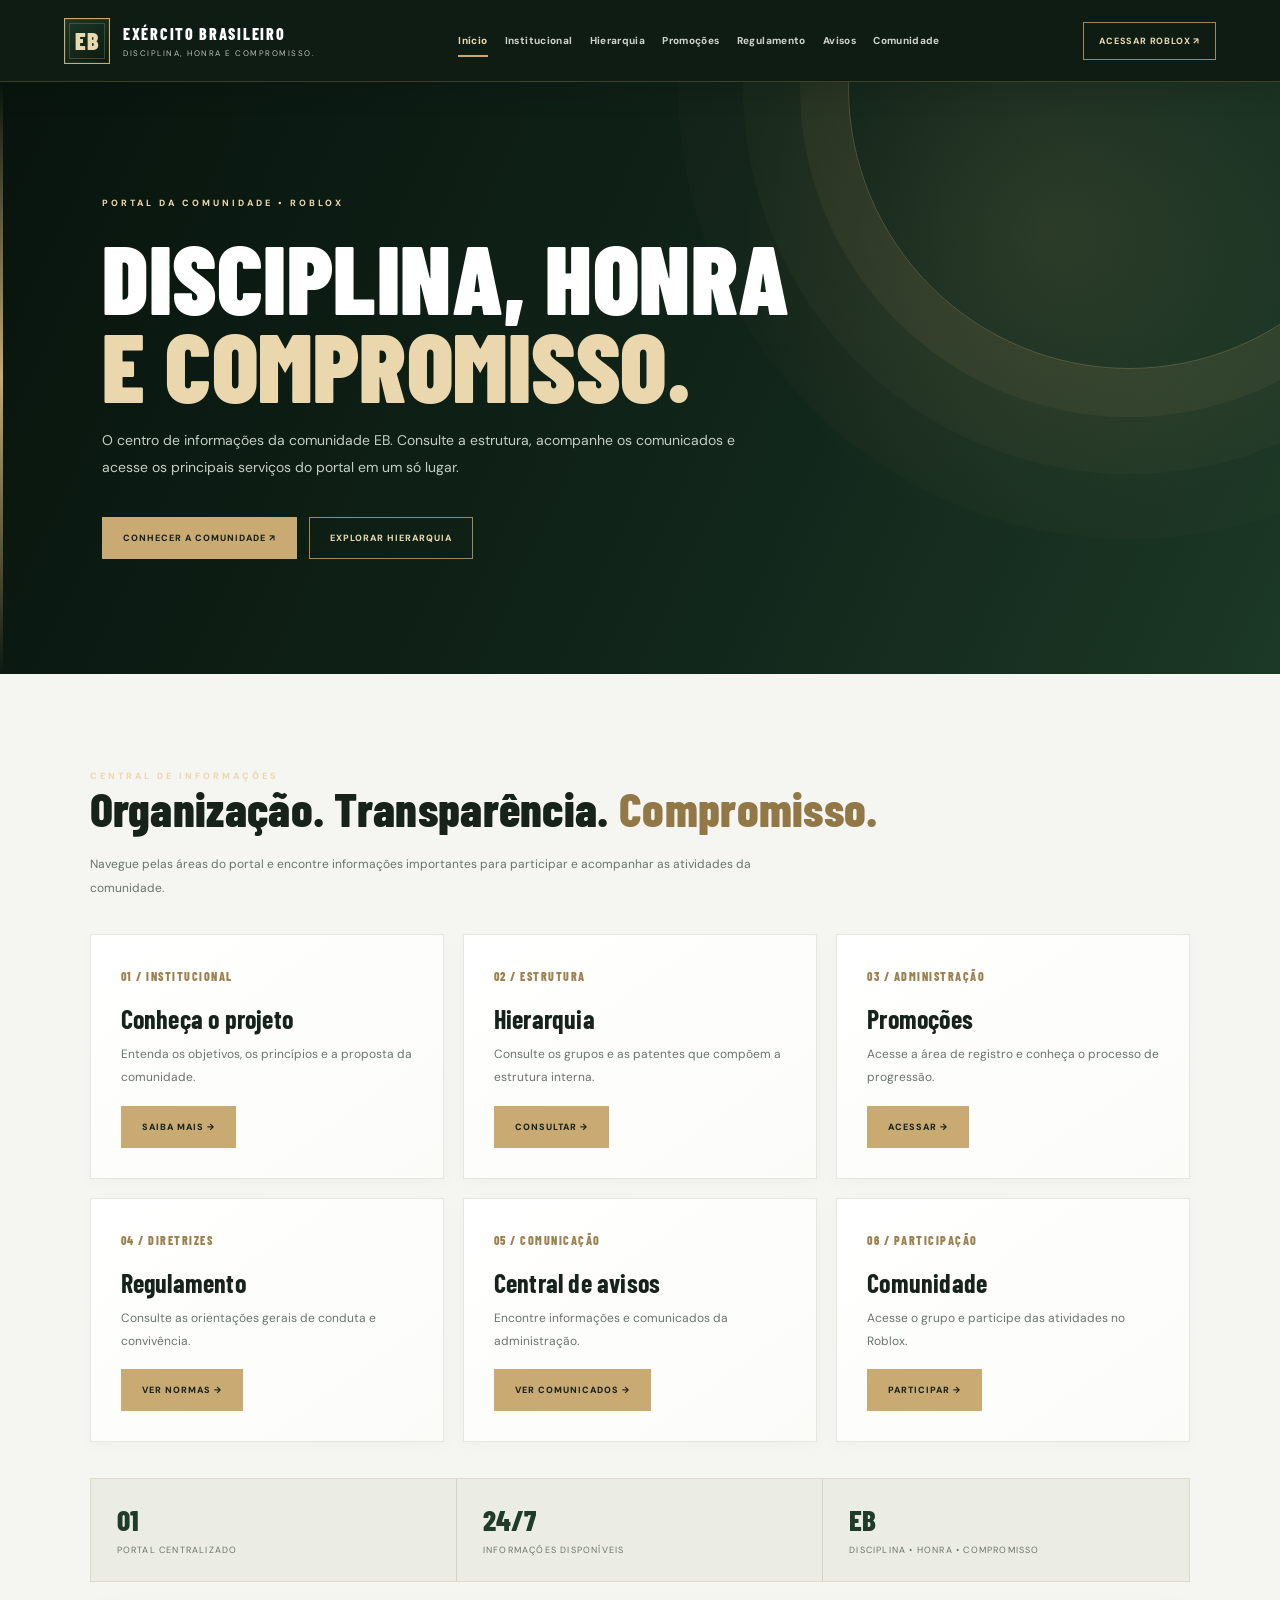
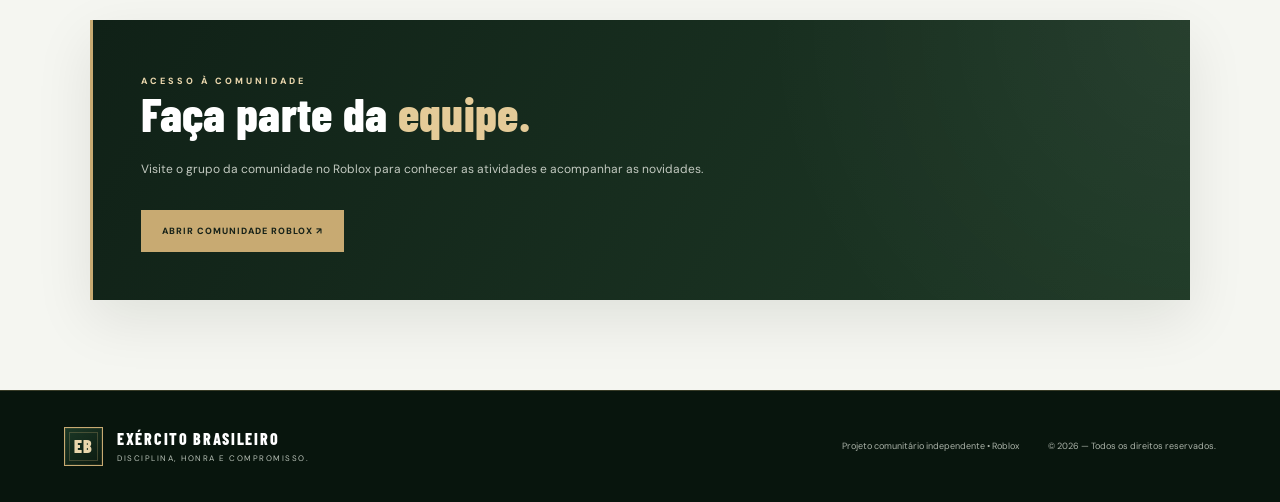
<file: portal_eb_refinado67/index.html>
<!DOCTYPE html><html lang="pt-BR"><head><meta charset="UTF-8"><meta name="viewport" content="width=device-width, initial-scale=1.0"><meta name="color-scheme" content="light"><meta name="author" content="Portal EB — Projeto comunitário independente"><link rel="icon" type="image/svg+xml" href="favicon.svg"><meta name="theme-color" content="#0b1710"><meta name="description" content="Portal independente da comunidade EB no Roblox. Consulte informações, hierarquia, promoções e comunicados."><title>PORTAL EB | Início</title><link rel="stylesheet" href="style.css"></head><body>
<a class="skip-link" href="#conteudo">Pular para o conteúdo</a>
<header class="topbar"><a class="brand" href="index.html"><div class="brand-mark">EB</div><div><strong>EXÉRCITO BRASILEIRO</strong><small>DISCIPLINA, HONRA E COMPROMISSO.</small></div></a><button class="menu-toggle" id="menuToggle" aria-label="Abrir menu" aria-expanded="false">☰</button><nav id="mainNav" aria-label="Navegação principal"><a href="index.html" class="active">Início</a><a href="institucional.html">Institucional</a><a href="hierarquia.html">Hierarquia</a><a href="promocoes.html">Promoções</a><a href="regulamento.html">Regulamento</a><a href="avisos.html">Avisos</a><a href="contato.html">Comunidade</a></nav><a class="nav-button" href="https://www.roblox.com/share/g/87904266" target="_blank" rel="noopener">ACESSAR ROBLOX ↗</a></header>
<main id="conteudo"><section class="page-hero"><span class="eyebrow">PORTAL DA COMUNIDADE • ROBLOX</span><h1>DISCIPLINA, HONRA<br><em>E COMPROMISSO.</em></h1><p>O centro de informações da comunidade EB. Consulte a estrutura, acompanhe os comunicados e acesse os principais serviços do portal em um só lugar.</p><div><a class="button" href="https://www.roblox.com/share/g/87904266" target="_blank" rel="noopener">Conhecer a comunidade ↗</a><a class="button secondary" href="hierarquia.html">Explorar hierarquia</a></div></section>
<section class="content"><span class="section-label">CENTRAL DE INFORMAÇÕES</span><h2>Organização. Transparência. <em>Compromisso.</em></h2><p class="section-intro">Navegue pelas áreas do portal e encontre informações importantes para participar e acompanhar as atividades da comunidade.</p><div class="cards">
<article class="card"><span class="number">01 / INSTITUCIONAL</span><h3>Conheça o projeto</h3><p>Entenda os objetivos, os princípios e a proposta da comunidade.</p><a class="button" href="institucional.html">Saiba mais →</a></article>
<article class="card"><span class="number">02 / ESTRUTURA</span><h3>Hierarquia</h3><p>Consulte os grupos e as patentes que compõem a estrutura interna.</p><a class="button" href="hierarquia.html">Consultar →</a></article>
<article class="card"><span class="number">03 / ADMINISTRAÇÃO</span><h3>Promoções</h3><p>Acesse a área de registro e conheça o processo de progressão.</p><a class="button" href="promocoes.html">Acessar →</a></article>
<article class="card"><span class="number">04 / DIRETRIZES</span><h3>Regulamento</h3><p>Consulte as orientações gerais de conduta e convivência.</p><a class="button" href="regulamento.html">Ver normas →</a></article>
<article class="card"><span class="number">05 / COMUNICAÇÃO</span><h3>Central de avisos</h3><p>Encontre informações e comunicados da administração.</p><a class="button" href="avisos.html">Ver comunicados →</a></article>
<article class="card"><span class="number">06 / PARTICIPAÇÃO</span><h3>Comunidade</h3><p>Acesse o grupo e participe das atividades no Roblox.</p><a class="button" href="contato.html">Participar →</a></article></div>
<div class="feature-strip"><div><strong>01</strong><span>Portal centralizado</span></div><div><strong>24/7</strong><span>Informações disponíveis</span></div><div><strong>EB</strong><span>Disciplina • Honra • Compromisso</span></div></div>
<div class="dark-panel" style="margin-top:38px"><span class="section-label">ACESSO À COMUNIDADE</span><h2>Faça parte da <em style="color:#e4cb98">equipe.</em></h2><p>Visite o grupo da comunidade no Roblox para conhecer as atividades e acompanhar as novidades.</p><a class="button" href="https://www.roblox.com/share/g/87904266" target="_blank" rel="noopener">Abrir comunidade Roblox ↗</a></div>
</section></main><footer><div class="brand-mark small">EB</div><div><strong>EXÉRCITO BRASILEIRO</strong><small>DISCIPLINA, HONRA E COMPROMISSO.</small></div><span class="footer-note">Projeto comunitário independente • Roblox</span><span class="copyright">© <span id="year"></span> — Todos os direitos reservados.</span></footer><script src="script.js"></script>


</body></html>
</file>
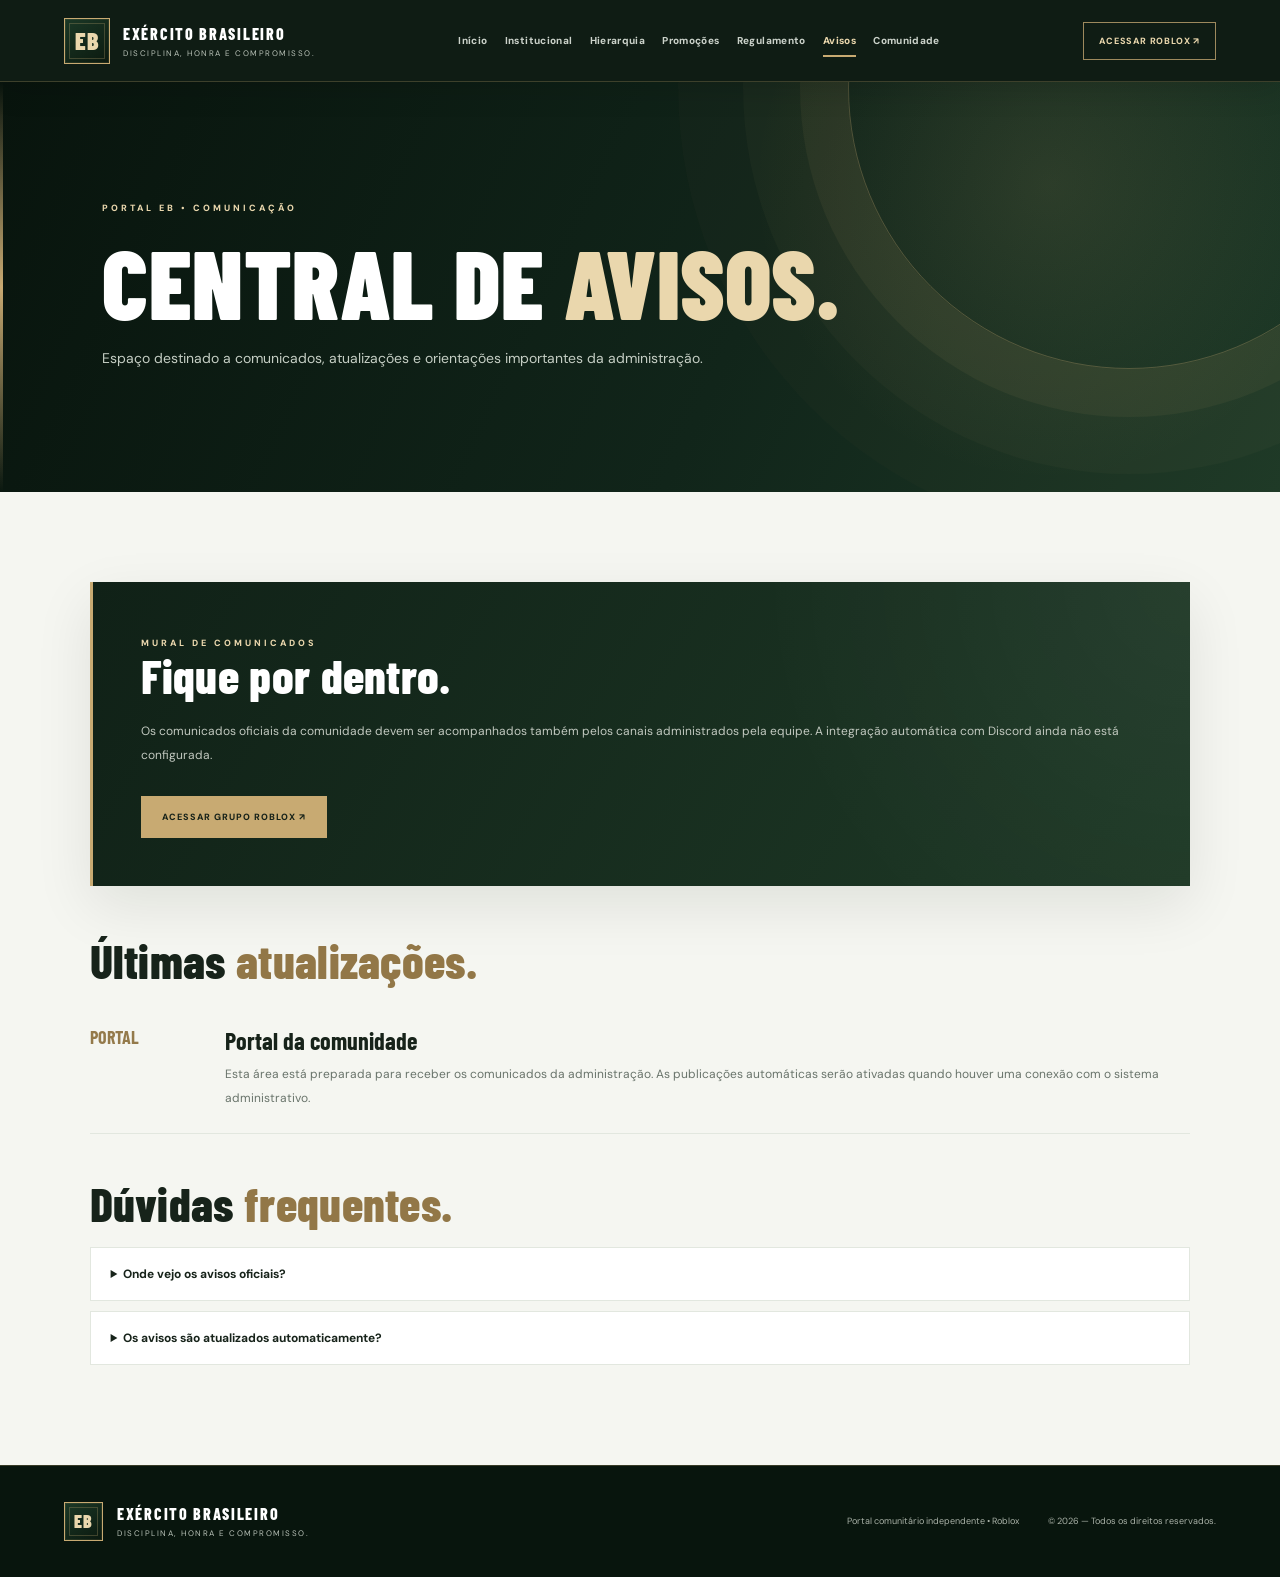
<file: portal_eb_refinado67/avisos.html>
<!DOCTYPE html><html lang="pt-BR"><head><meta charset="UTF-8"><meta name="viewport" content="width=device-width, initial-scale=1.0"><meta name="color-scheme" content="light"><meta name="author" content="Portal EB — Projeto comunitário independente"><link rel="icon" type="image/svg+xml" href="favicon.svg"><meta name="theme-color" content="#101d15"><title>AVISOS | Portal EB</title><link rel="stylesheet" href="style.css"></head><body>
<a class="skip-link" href="#conteudo">Pular para o conteúdo</a>
<header class="topbar"><a class="brand" href="index.html"><div class="brand-mark">EB</div><div><strong>EXÉRCITO BRASILEIRO</strong><small>DISCIPLINA, HONRA E COMPROMISSO.</small></div></a><button class="menu-toggle" id="menuToggle" aria-label="Abrir menu" aria-expanded="false">☰</button><nav id="mainNav" aria-label="Navegação principal"><a href="index.html">Início</a><a href="institucional.html">Institucional</a><a href="hierarquia.html">Hierarquia</a><a href="promocoes.html">Promoções</a><a href="regulamento.html">Regulamento</a><a href="avisos.html" class="active">Avisos</a><a href="contato.html">Comunidade</a></nav><a class="nav-button" href="https://www.roblox.com/share/g/87904266" target="_blank" rel="noopener">ACESSAR ROBLOX ↗</a></header>
<main id="conteudo"><section class="page-hero"><span class="eyebrow">PORTAL EB • COMUNICAÇÃO</span><h1>CENTRAL DE <em>AVISOS.</em></h1><p>Espaço destinado a comunicados, atualizações e orientações importantes da administração.</p></section><section class="content"><div class="dark-panel"><span class="section-label">MURAL DE COMUNICADOS</span><h2>Fique por dentro.</h2><p>Os comunicados oficiais da comunidade devem ser acompanhados também pelos canais administrados pela equipe. A integração automática com Discord ainda não está configurada.</p><a class="button" href="https://www.roblox.com/share/g/87904266" target="_blank" rel="noopener">Acessar grupo Roblox ↗</a></div><h2 style="margin-top:50px">Últimas <em>atualizações.</em></h2><div class="notice-item"><div class="notice-date">PORTAL</div><div><h3>Portal da comunidade</h3><p>Esta área está preparada para receber os comunicados da administração. As publicações automáticas serão ativadas quando houver uma conexão com o sistema administrativo.</p></div></div><div class="faq" style="margin-top:45px"><h2>Dúvidas <em>frequentes.</em></h2><details><summary>Onde vejo os avisos oficiais?</summary><p>Consulte os canais administrados pela equipe dentro da comunidade e no servidor de comunicação.</p></details><details><summary>Os avisos são atualizados automaticamente?</summary><p>Ainda não. A integração com o Discord ou com um painel administrativo precisa ser configurada.</p></details></div></section></main>
<footer><div class="brand-mark small">EB</div><div><strong>EXÉRCITO BRASILEIRO</strong><small>DISCIPLINA, HONRA E COMPROMISSO.</small></div><span class="footer-note">Portal comunitário independente • Roblox</span><span class="copyright">© <span id="year"></span> — Todos os direitos reservados.</span></footer><script src="script.js"></script>


</body></html>
</file>
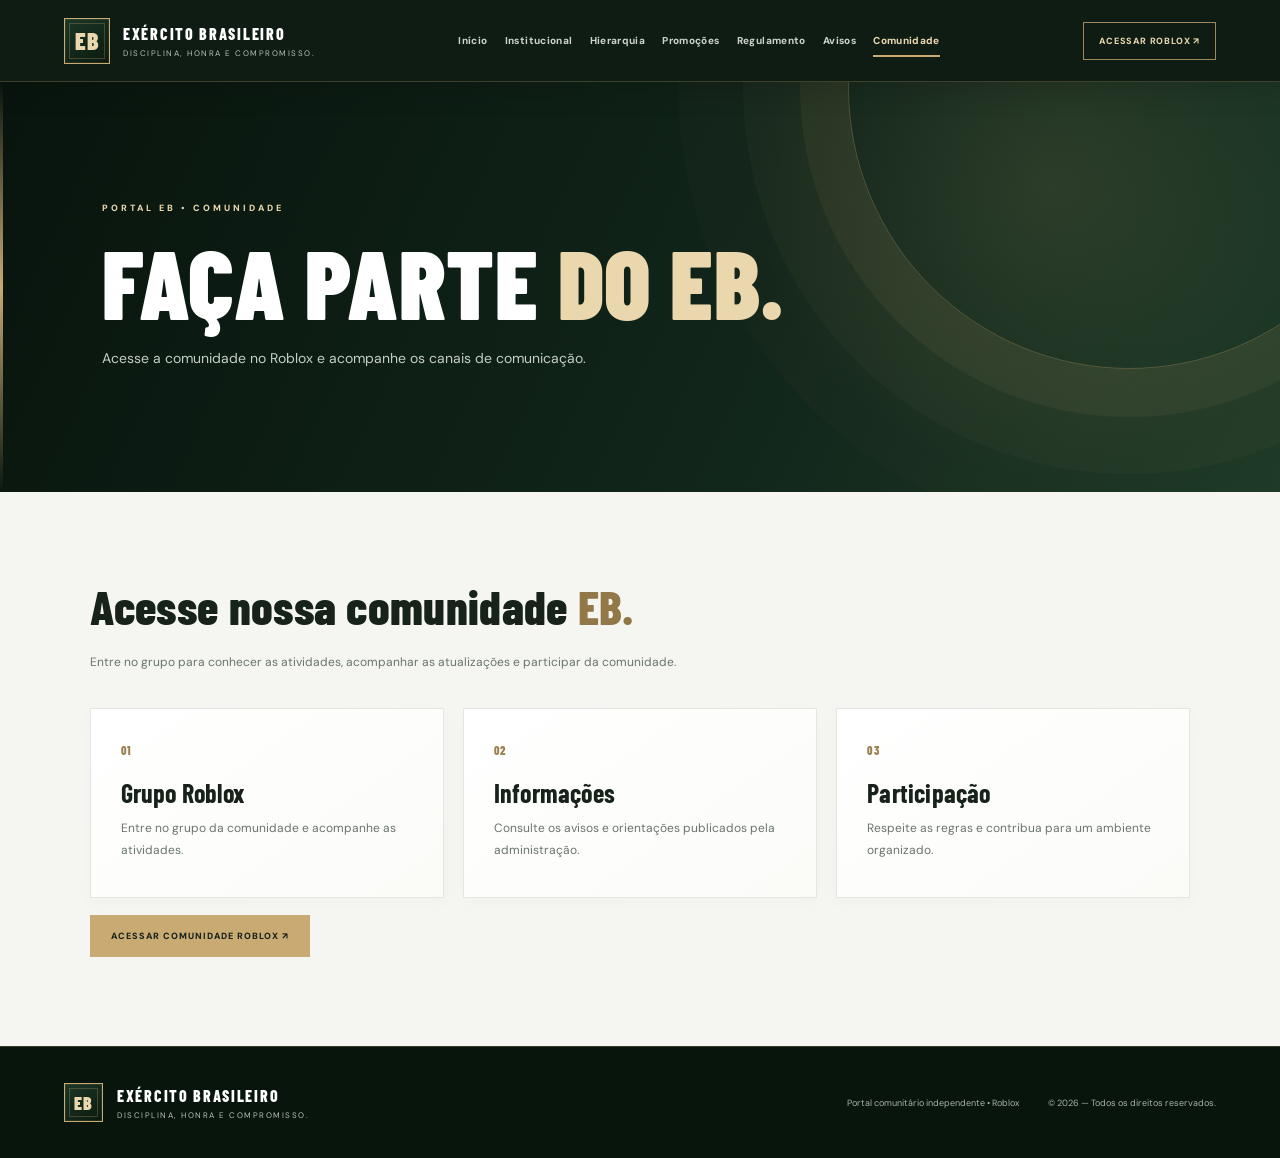
<file: portal_eb_refinado67/contato.html>
<!DOCTYPE html><html lang="pt-BR"><head><meta charset="UTF-8"><meta name="viewport" content="width=device-width, initial-scale=1.0"><meta name="color-scheme" content="light"><meta name="author" content="Portal EB — Projeto comunitário independente"><link rel="icon" type="image/svg+xml" href="favicon.svg"><meta name="theme-color" content="#101d15"><title>COMUNIDADE | Portal EB</title><link rel="stylesheet" href="style.css"></head><body>
<a class="skip-link" href="#conteudo">Pular para o conteúdo</a>
<header class="topbar"><a class="brand" href="index.html"><div class="brand-mark">EB</div><div><strong>EXÉRCITO BRASILEIRO</strong><small>DISCIPLINA, HONRA E COMPROMISSO.</small></div></a><button class="menu-toggle" id="menuToggle" aria-label="Abrir menu" aria-expanded="false">☰</button><nav id="mainNav" aria-label="Navegação principal"><a href="index.html">Início</a><a href="institucional.html" >Institucional</a><a href="hierarquia.html">Hierarquia</a><a href="promocoes.html">Promoções</a><a href="regulamento.html" >Regulamento</a><a href="avisos.html">Avisos</a><a href="contato.html" class="active">Comunidade</a></nav><a class="nav-button" href="https://www.roblox.com/share/g/87904266" target="_blank" rel="noopener">ACESSAR ROBLOX ↗</a></header>
<main id="conteudo"><section class="page-hero"><span class="eyebrow">PORTAL EB • COMUNIDADE</span><h1>FAÇA PARTE <em>DO EB.</em></h1><p>Acesse a comunidade no Roblox e acompanhe os canais de comunicação.</p></section><section class="content"><h2>Acesse nossa comunidade <em>EB.</em></h2><p>Entre no grupo para conhecer as atividades, acompanhar as atualizações e participar da comunidade.</p><div class="cards"><article class="card"><span class="number">01</span><h3>Grupo Roblox</h3><p>Entre no grupo da comunidade e acompanhe as atividades.</p></article><article class="card"><span class="number">02</span><h3>Informações</h3><p>Consulte os avisos e orientações publicados pela administração.</p></article><article class="card"><span class="number">03</span><h3>Participação</h3><p>Respeite as regras e contribua para um ambiente organizado.</p></article></div><a class="button" href="https://www.roblox.com/share/g/87904266" target="_blank" rel="noopener">Acessar comunidade Roblox ↗</a></section></main>
<footer><div class="brand-mark small">EB</div><div><strong>EXÉRCITO BRASILEIRO</strong><small>DISCIPLINA, HONRA E COMPROMISSO.</small></div><span class="footer-note">Portal comunitário independente • Roblox</span><span class="copyright">© <span id="year"></span> — Todos os direitos reservados.</span></footer><script src="script.js"></script>


</body></html>
</file>
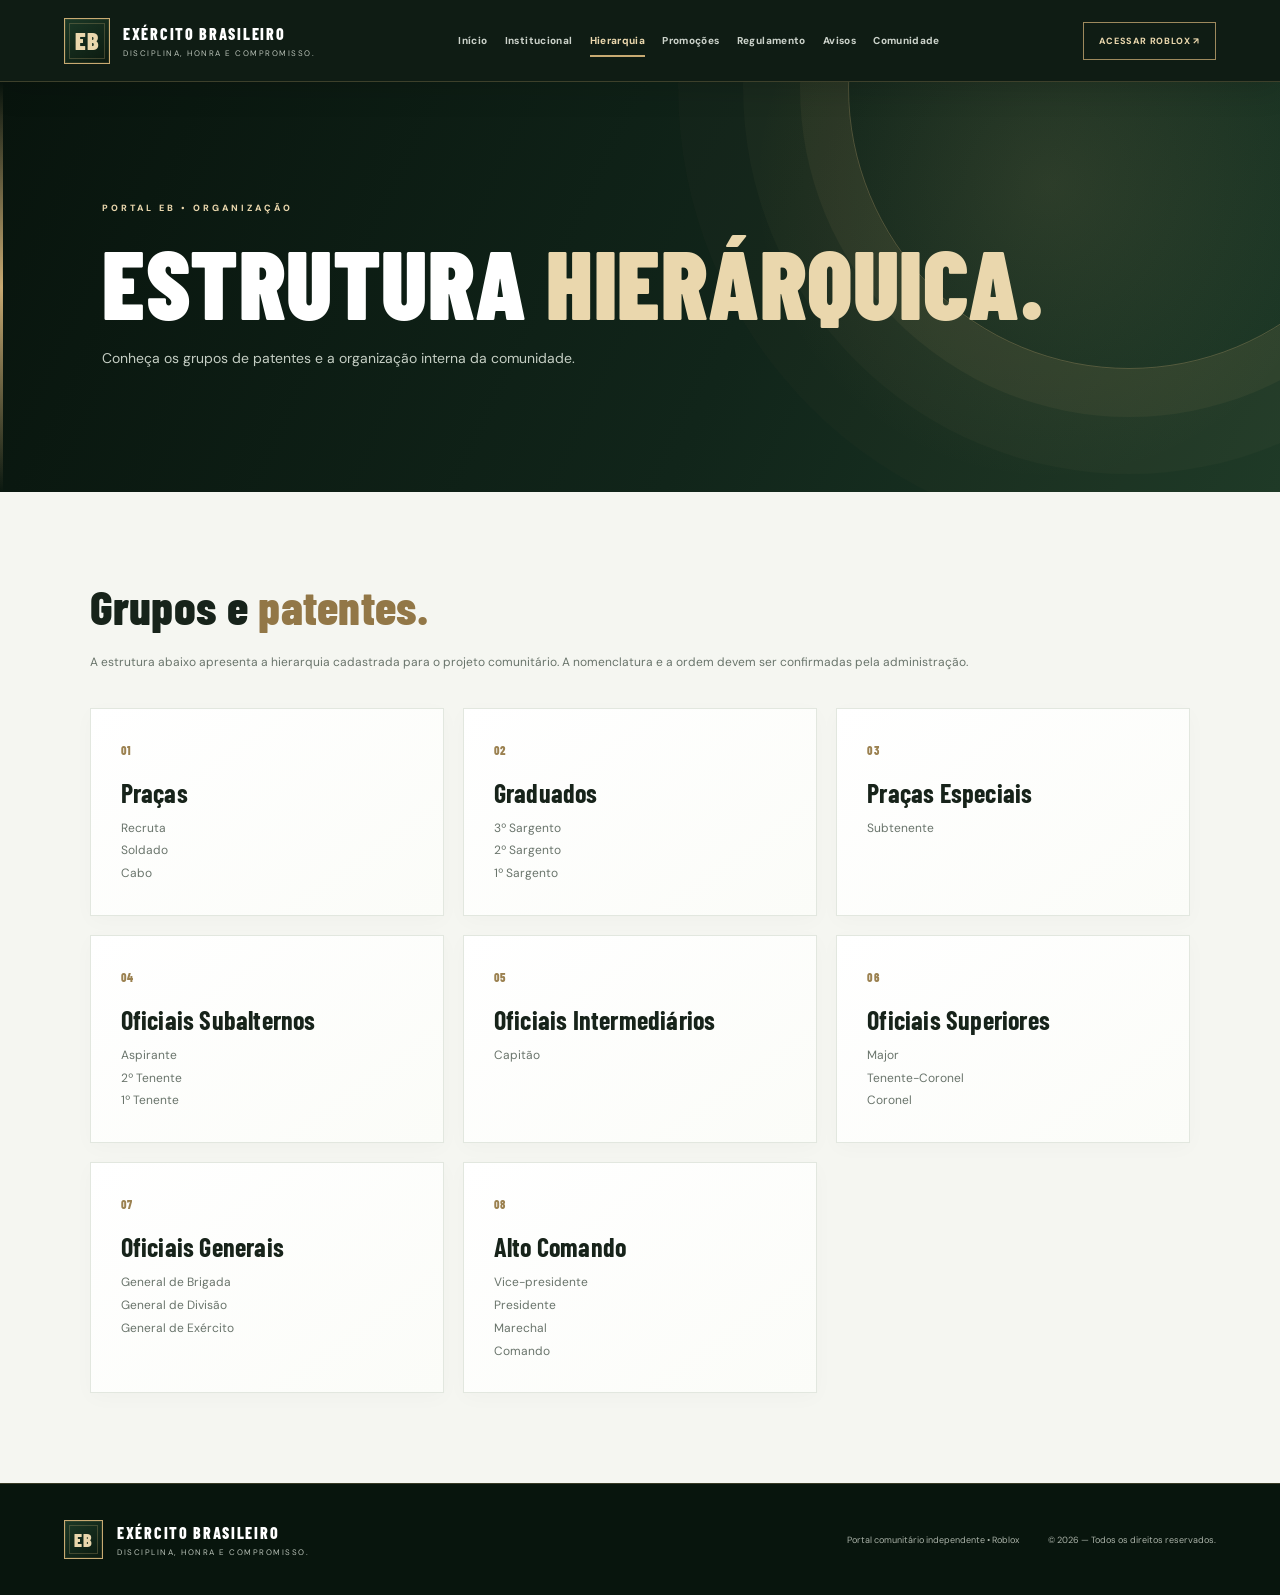
<file: portal_eb_refinado67/hierarquia.html>
<!DOCTYPE html><html lang="pt-BR"><head><meta charset="UTF-8"><meta name="viewport" content="width=device-width, initial-scale=1.0"><meta name="color-scheme" content="light"><meta name="author" content="Portal EB — Projeto comunitário independente"><link rel="icon" type="image/svg+xml" href="favicon.svg"><meta name="theme-color" content="#101d15"><title>HIERARQUIA | Portal EB</title><link rel="stylesheet" href="style.css"></head><body>
<a class="skip-link" href="#conteudo">Pular para o conteúdo</a>
<header class="topbar"><a class="brand" href="index.html"><div class="brand-mark">EB</div><div><strong>EXÉRCITO BRASILEIRO</strong><small>DISCIPLINA, HONRA E COMPROMISSO.</small></div></a><button class="menu-toggle" id="menuToggle" aria-label="Abrir menu" aria-expanded="false">☰</button><nav id="mainNav" aria-label="Navegação principal"><a href="index.html">Início</a><a href="institucional.html">Institucional</a><a href="hierarquia.html" class="active">Hierarquia</a><a href="promocoes.html">Promoções</a><a href="regulamento.html">Regulamento</a><a href="avisos.html">Avisos</a><a href="contato.html">Comunidade</a></nav><a class="nav-button" href="https://www.roblox.com/share/g/87904266" target="_blank" rel="noopener">ACESSAR ROBLOX ↗</a></header>
<main id="conteudo"><section class="page-hero"><span class="eyebrow">PORTAL EB • ORGANIZAÇÃO</span><h1>ESTRUTURA <em>HIERÁRQUICA.</em></h1><p>Conheça os grupos de patentes e a organização interna da comunidade.</p></section><section class="content"><h2>Grupos e <em>patentes.</em></h2><p>A estrutura abaixo apresenta a hierarquia cadastrada para o projeto comunitário. A nomenclatura e a ordem devem ser confirmadas pela administração.</p><div class="cards">
<article class="card"><span class="number">01</span><h3>Praças</h3><p>Recruta<br>Soldado<br>Cabo</p></article>
<article class="card"><span class="number">02</span><h3>Graduados</h3><p>3º Sargento<br>2º Sargento<br>1º Sargento</p></article>
<article class="card"><span class="number">03</span><h3>Praças Especiais</h3><p>Subtenente</p></article>
<article class="card"><span class="number">04</span><h3>Oficiais Subalternos</h3><p>Aspirante<br>2º Tenente<br>1º Tenente</p></article>
<article class="card"><span class="number">05</span><h3>Oficiais Intermediários</h3><p>Capitão</p></article>
<article class="card"><span class="number">06</span><h3>Oficiais Superiores</h3><p>Major<br>Tenente-Coronel<br>Coronel</p></article>
<article class="card"><span class="number">07</span><h3>Oficiais Generais</h3><p>General de Brigada<br>General de Divisão<br>General de Exército</p></article>
<article class="card"><span class="number">08</span><h3>Alto Comando</h3><p>Vice-presidente<br>Presidente<br>Marechal<br>Comando</p></article></div></section></main>
<footer><div class="brand-mark small">EB</div><div><strong>EXÉRCITO BRASILEIRO</strong><small>DISCIPLINA, HONRA E COMPROMISSO.</small></div><span class="footer-note">Portal comunitário independente • Roblox</span><span class="copyright">© <span id="year"></span> — Todos os direitos reservados.</span></footer><script src="script.js"></script>


</body></html>
</file>
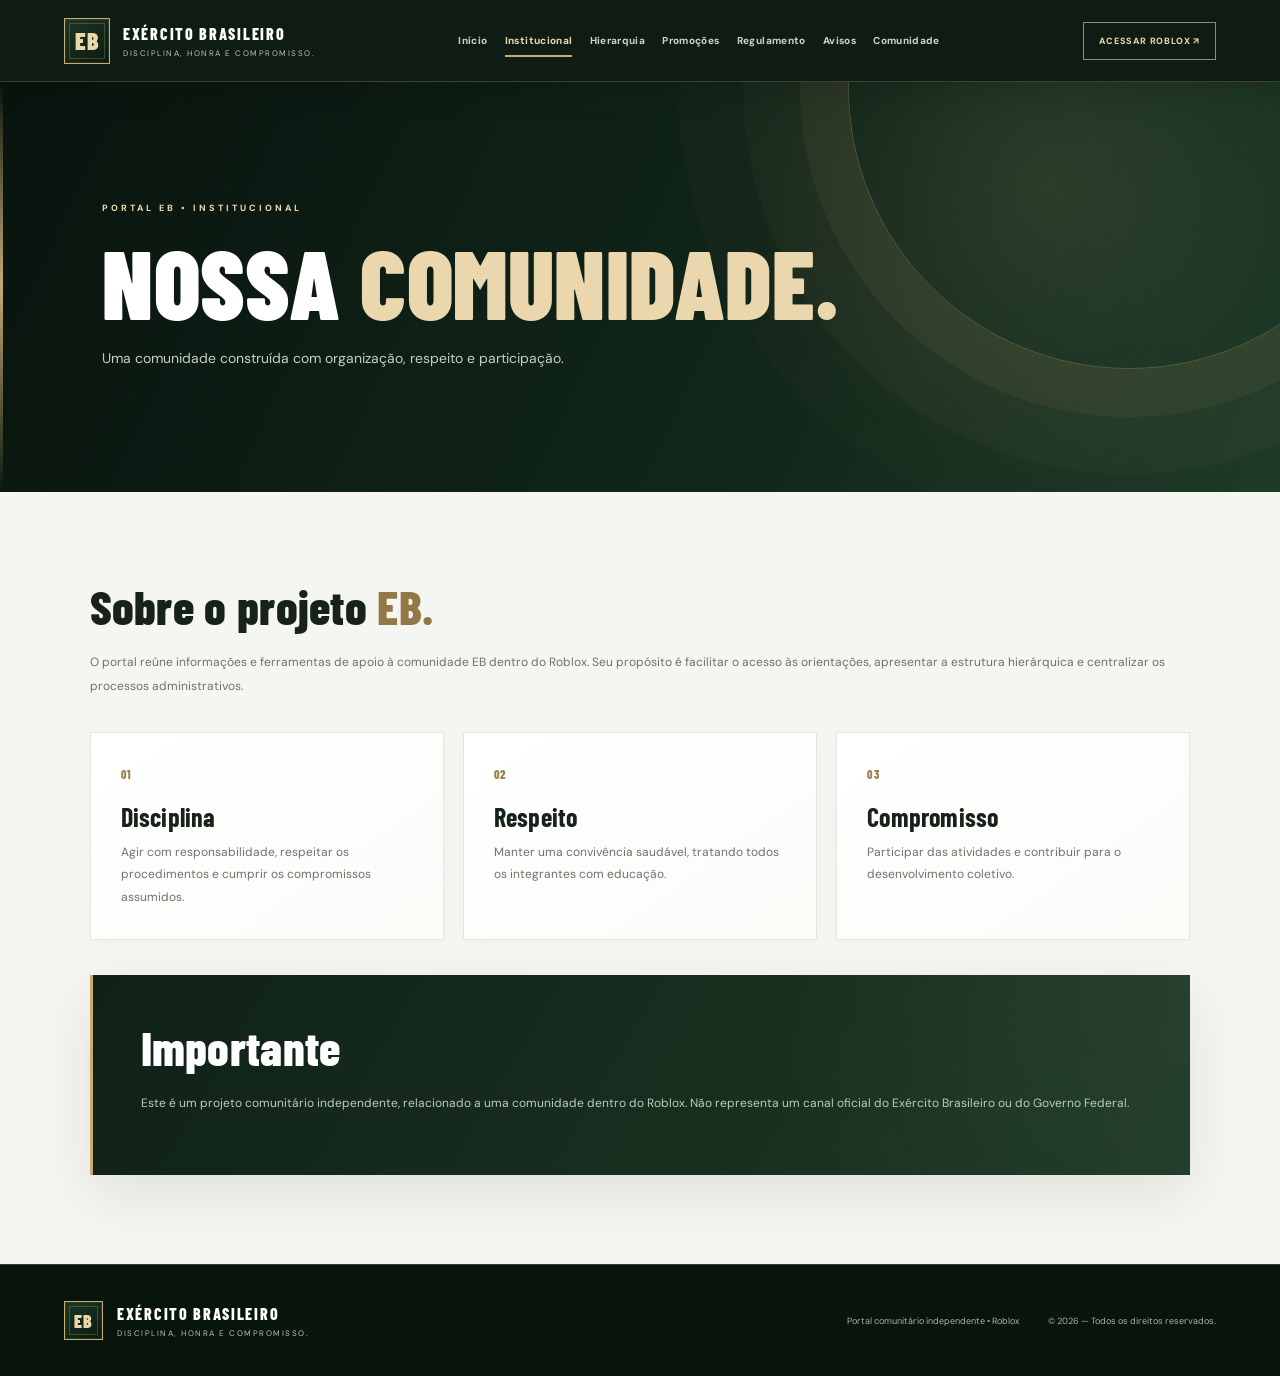
<file: portal_eb_refinado67/institucional.html>
<!DOCTYPE html><html lang="pt-BR"><head><meta charset="UTF-8"><meta name="viewport" content="width=device-width, initial-scale=1.0"><meta name="color-scheme" content="light"><meta name="author" content="Portal EB — Projeto comunitário independente"><link rel="icon" type="image/svg+xml" href="favicon.svg"><meta name="theme-color" content="#101d15"><title>INSTITUCIONAL | Portal EB</title><link rel="stylesheet" href="style.css"></head><body>
<a class="skip-link" href="#conteudo">Pular para o conteúdo</a>
<header class="topbar"><a class="brand" href="index.html"><div class="brand-mark">EB</div><div><strong>EXÉRCITO BRASILEIRO</strong><small>DISCIPLINA, HONRA E COMPROMISSO.</small></div></a><button class="menu-toggle" id="menuToggle" aria-label="Abrir menu" aria-expanded="false">☰</button><nav id="mainNav" aria-label="Navegação principal"><a href="index.html">Início</a><a href="institucional.html" class="active">Institucional</a><a href="hierarquia.html">Hierarquia</a><a href="promocoes.html">Promoções</a><a href="regulamento.html" >Regulamento</a><a href="avisos.html">Avisos</a><a href="contato.html" >Comunidade</a></nav><a class="nav-button" href="https://www.roblox.com/share/g/87904266" target="_blank" rel="noopener">ACESSAR ROBLOX ↗</a></header>
<main id="conteudo"><section class="page-hero"><span class="eyebrow">PORTAL EB • INSTITUCIONAL</span><h1>NOSSA <em>COMUNIDADE.</em></h1><p>Uma comunidade construída com organização, respeito e participação.</p></section><section class="content"><h2>Sobre o projeto <em>EB.</em></h2><p>O portal reúne informações e ferramentas de apoio à comunidade EB dentro do Roblox. Seu propósito é facilitar o acesso às orientações, apresentar a estrutura hierárquica e centralizar os processos administrativos.</p><div class="cards"><article class="card"><span class="number">01</span><h3>Disciplina</h3><p>Agir com responsabilidade, respeitar os procedimentos e cumprir os compromissos assumidos.</p></article><article class="card"><span class="number">02</span><h3>Respeito</h3><p>Manter uma convivência saudável, tratando todos os integrantes com educação.</p></article><article class="card"><span class="number">03</span><h3>Compromisso</h3><p>Participar das atividades e contribuir para o desenvolvimento coletivo.</p></article></div><div class="dark-panel" style="margin-top:35px"><h2>Importante</h2><p>Este é um projeto comunitário independente, relacionado a uma comunidade dentro do Roblox. Não representa um canal oficial do Exército Brasileiro ou do Governo Federal.</p></div></section></main>
<footer><div class="brand-mark small">EB</div><div><strong>EXÉRCITO BRASILEIRO</strong><small>DISCIPLINA, HONRA E COMPROMISSO.</small></div><span class="footer-note">Portal comunitário independente • Roblox</span><span class="copyright">© <span id="year"></span> — Todos os direitos reservados.</span></footer><script src="script.js"></script>


</body></html>
</file>
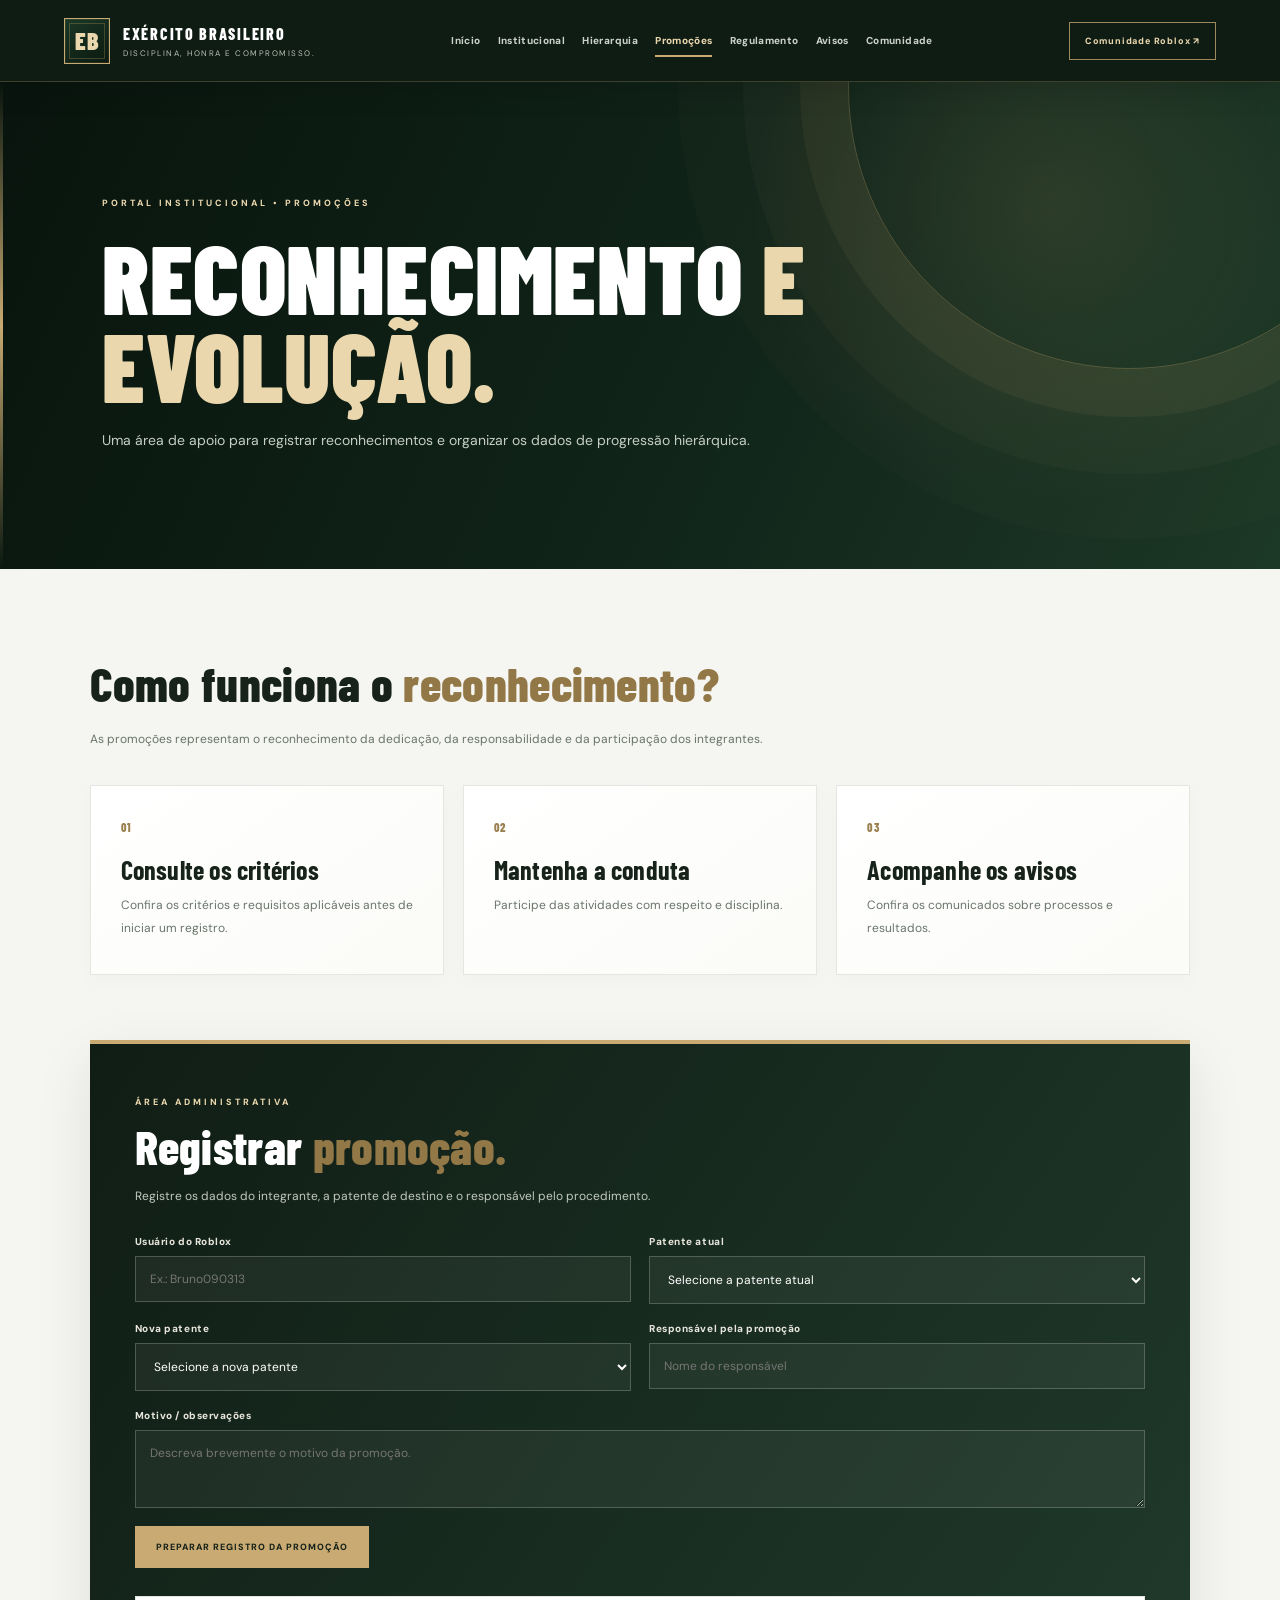
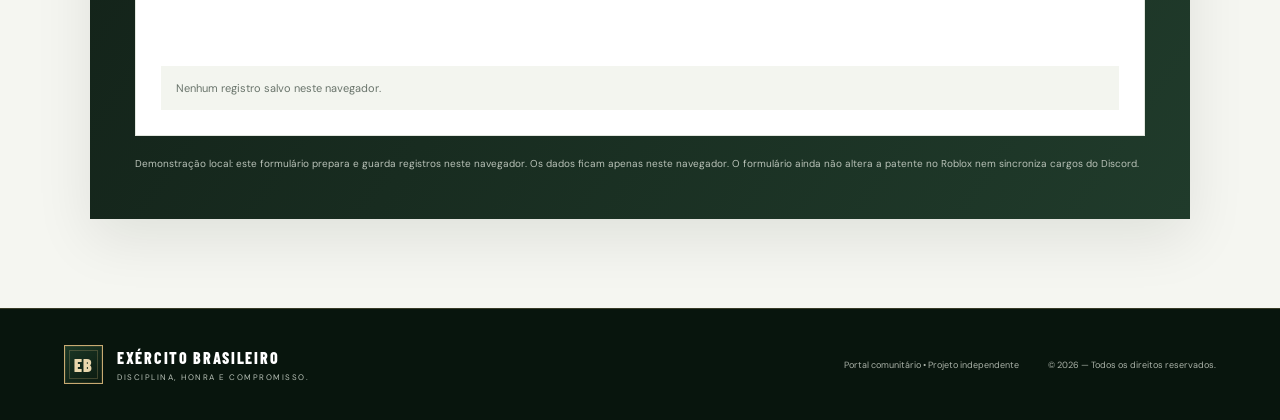
<file: portal_eb_refinado67/promocoes.html>
<!DOCTYPE html><html lang="pt-BR"><head><meta charset="UTF-8"><meta name="viewport" content="width=device-width, initial-scale=1.0"><meta name="color-scheme" content="light"><meta name="author" content="Portal EB — Projeto comunitário independente"><link rel="icon" type="image/svg+xml" href="favicon.svg"><meta name="theme-color" content="#14251b"><title>PROMOÇÕES | Exército Brasileiro</title><link rel="stylesheet" href="style.css"></head><body>
<a class="skip-link" href="#conteudo">Pular para o conteúdo</a>
<header class="topbar"><a class="brand" href="index.html"><div class="brand-mark">EB</div><div><strong>EXÉRCITO BRASILEIRO</strong><small>DISCIPLINA, HONRA E COMPROMISSO.</small></div></a><button class="menu-toggle" id="menuToggle" aria-label="Abrir menu" aria-expanded="false">☰</button><nav id="mainNav" aria-label="Navegação principal"><a href="index.html">Início</a><a href="institucional.html">Institucional</a><a href="hierarquia.html">Hierarquia</a><a href="promocoes.html" class="active">Promoções</a><a href="regulamento.html">Regulamento</a><a href="avisos.html">Avisos</a><a href="contato.html">Comunidade</a></nav><a class="nav-button" href="https://www.roblox.com/share/g/87904266" target="_blank" rel="noopener">Comunidade Roblox ↗</a></header>
<main id="conteudo"><section class="page-hero"><span class="eyebrow">PORTAL INSTITUCIONAL • PROMOÇÕES</span><h1>RECONHECIMENTO <em>E EVOLUÇÃO.</em></h1><p>Uma área de apoio para registrar reconhecimentos e organizar os dados de progressão hierárquica.</p></section><section class="content"><h2>Como funciona o <em>reconhecimento?</em></h2><p>As promoções representam o reconhecimento da dedicação, da responsabilidade e da participação dos integrantes.</p><div class="cards"><article class="card"><span class="number">01</span><h3>Consulte os critérios</h3><p>Confira os critérios e requisitos aplicáveis antes de iniciar um registro.</p></article><article class="card"><span class="number">02</span><h3>Mantenha a conduta</h3><p>Participe das atividades com respeito e disciplina.</p></article><article class="card"><span class="number">03</span><h3>Acompanhe os avisos</h3><p>Confira os comunicados sobre processos e resultados.</p></article></div>
<div class="promotion-area">
  <div class="promotion-heading">
    <span class="section-label">ÁREA ADMINISTRATIVA</span>
    <h2>Registrar <em>promoção.</em></h2>
    <p>Registre os dados do integrante, a patente de destino e o responsável pelo procedimento.</p>
  </div>
  <form id="promotionForm" class="promotion-form">
    <label>Usuário do Roblox
      <input id="robloxUser" name="robloxUser" type="text" placeholder="Ex.: Bruno090313" required maxlength="30">
    </label>
    <label>Patente atual
      <select id="currentRank" required>
        <option value="">Selecione a patente atual</option>
      </select>
    </label>
    <label>Nova patente
      <select id="newRank" required>
        <option value="">Selecione a nova patente</option>
      </select>
    </label>
    <label>Responsável pela promoção
      <input id="promoter" type="text" placeholder="Nome do responsável" required maxlength="50">
    </label>
    <label class="full-field">Motivo / observações
      <textarea id="promotionReason" rows="3" placeholder="Descreva brevemente o motivo da promoção." maxlength="500"></textarea>
    </label>
    <button class="button promotion-submit" type="submit">Preparar registro da promoção</button>
  </form>
  <div id="promotionResult" class="promotion-result" role="status" aria-live="polite" hidden></div>
  <div class="history-box"><h3>Registros recentes neste navegador</h3><div id="promotionHistory" class="history-list"></div></div><p class="promotion-notice">Demonstração local: este formulário prepara e guarda registros neste navegador. Os dados ficam apenas neste navegador. O formulário ainda não altera a patente no Roblox nem sincroniza cargos do Discord.</p>
</div>
</section></main>
<footer><div class="brand-mark small">EB</div><div><strong>EXÉRCITO BRASILEIRO</strong><small>DISCIPLINA, HONRA E COMPROMISSO.</small></div><span class="footer-note">Portal comunitário • Projeto independente</span><span class="copyright">© <span id="year"></span> — Todos os direitos reservados.</span></footer><script src="script.js"></script>


</body></html>
</file>
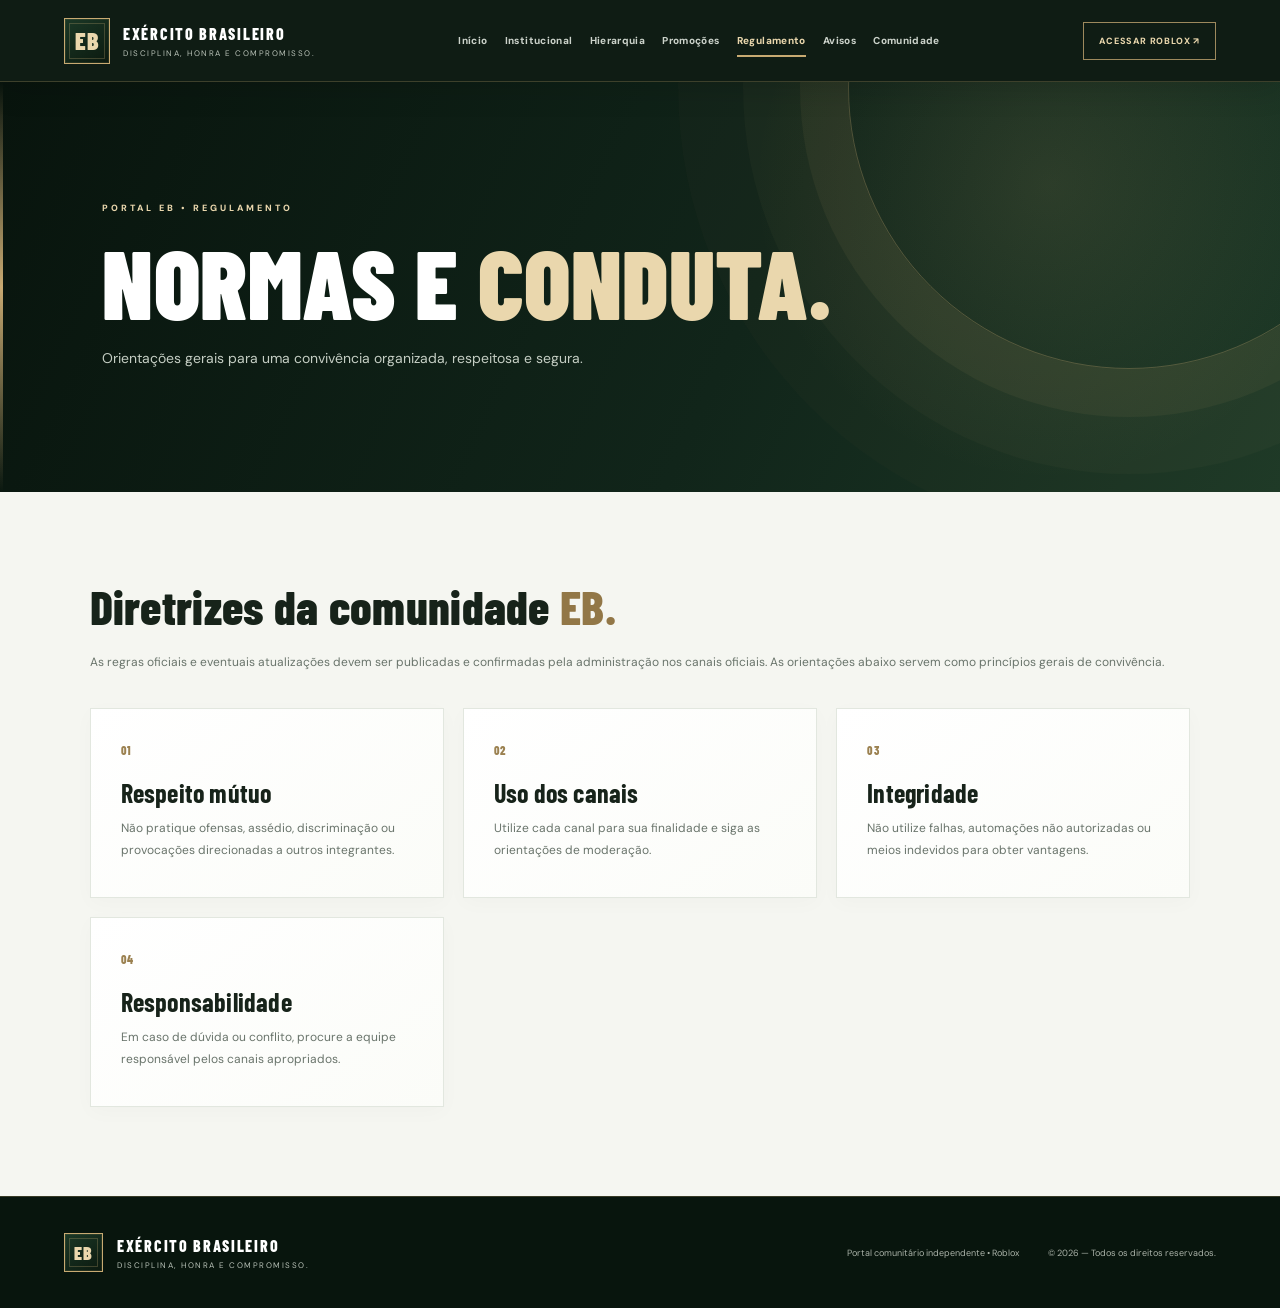
<file: portal_eb_refinado67/regulamento.html>
<!DOCTYPE html><html lang="pt-BR"><head><meta charset="UTF-8"><meta name="viewport" content="width=device-width, initial-scale=1.0"><meta name="color-scheme" content="light"><meta name="author" content="Portal EB — Projeto comunitário independente"><link rel="icon" type="image/svg+xml" href="favicon.svg"><meta name="theme-color" content="#101d15"><title>REGULAMENTO | Portal EB</title><link rel="stylesheet" href="style.css"></head><body>
<a class="skip-link" href="#conteudo">Pular para o conteúdo</a>
<header class="topbar"><a class="brand" href="index.html"><div class="brand-mark">EB</div><div><strong>EXÉRCITO BRASILEIRO</strong><small>DISCIPLINA, HONRA E COMPROMISSO.</small></div></a><button class="menu-toggle" id="menuToggle" aria-label="Abrir menu" aria-expanded="false">☰</button><nav id="mainNav" aria-label="Navegação principal"><a href="index.html">Início</a><a href="institucional.html" >Institucional</a><a href="hierarquia.html">Hierarquia</a><a href="promocoes.html">Promoções</a><a href="regulamento.html" class="active">Regulamento</a><a href="avisos.html">Avisos</a><a href="contato.html" >Comunidade</a></nav><a class="nav-button" href="https://www.roblox.com/share/g/87904266" target="_blank" rel="noopener">ACESSAR ROBLOX ↗</a></header>
<main id="conteudo"><section class="page-hero"><span class="eyebrow">PORTAL EB • REGULAMENTO</span><h1>NORMAS E <em>CONDUTA.</em></h1><p>Orientações gerais para uma convivência organizada, respeitosa e segura.</p></section><section class="content"><h2>Diretrizes da comunidade <em>EB.</em></h2><p>As regras oficiais e eventuais atualizações devem ser publicadas e confirmadas pela administração nos canais oficiais. As orientações abaixo servem como princípios gerais de convivência.</p><div class="cards"><article class="card"><span class="number">01</span><h3>Respeito mútuo</h3><p>Não pratique ofensas, assédio, discriminação ou provocações direcionadas a outros integrantes.</p></article><article class="card"><span class="number">02</span><h3>Uso dos canais</h3><p>Utilize cada canal para sua finalidade e siga as orientações de moderação.</p></article><article class="card"><span class="number">03</span><h3>Integridade</h3><p>Não utilize falhas, automações não autorizadas ou meios indevidos para obter vantagens.</p></article><article class="card"><span class="number">04</span><h3>Responsabilidade</h3><p>Em caso de dúvida ou conflito, procure a equipe responsável pelos canais apropriados.</p></article></div></section></main>
<footer><div class="brand-mark small">EB</div><div><strong>EXÉRCITO BRASILEIRO</strong><small>DISCIPLINA, HONRA E COMPROMISSO.</small></div><span class="footer-note">Portal comunitário independente • Roblox</span><span class="copyright">© <span id="year"></span> — Todos os direitos reservados.</span></footer><script src="script.js"></script>


</body></html>
</file>
<file: portal_eb_refinado67/style.css>
@import url('https://fonts.googleapis.com/css2?family=Barlow+Condensed:wght@500;600;700;800;900&family=DM+Sans:wght@400;500;600;700;800&display=swap');

:root{
  --forest:#08150d;--forest-2:#10251a;--forest-3:#1b3826;
  --gold:#c8aa72;--gold-light:#ead7ad;--paper:#f5f6f1;
  --white:#fff;--ink:#17231a;--muted:#69746b;--line:#e2e7df;
  --shadow:0 20px 55px rgba(8,22,13,.09);--max:1240px;
}
*{box-sizing:border-box}
html{scroll-behavior:smooth;scroll-padding-top:100px}
body{margin:0;background:var(--paper);color:var(--ink);font-family:'DM Sans',sans-serif;-webkit-font-smoothing:antialiased}
a{color:inherit}
button,input,select,textarea{font:inherit}
::selection{background:var(--gold);color:var(--forest)}
.skip-link{position:fixed;top:12px;left:12px;z-index:200;padding:12px 16px;background:var(--gold-light);color:var(--forest);font-weight:800;transform:translateY(-160%);transition:transform .2s}
.skip-link:focus{transform:translateY(0)}
.topbar{height:82px;padding:0 max(5vw,calc((100vw - var(--max))/2));display:flex;align-items:center;justify-content:space-between;gap:26px;background:rgba(8,21,13,.97);color:#fff;position:sticky;top:0;z-index:50;border-bottom:1px solid #c8aa7240;box-shadow:0 8px 30px #0002;backdrop-filter:blur(14px)}
.brand{display:flex;align-items:center;gap:13px;color:white;text-decoration:none;flex-shrink:0}
.brand-mark{width:46px;height:46px;border:1px solid var(--gold);color:var(--gold-light);display:grid;place-items:center;font:900 24px 'Barlow Condensed';letter-spacing:1px;position:relative;background:linear-gradient(145deg,#1b3826,#0b190f);box-shadow:inset 0 0 0 1px #c8aa721c}
.brand-mark:after{content:"";position:absolute;inset:4px;border:1px solid #c8aa7245;pointer-events:none}
.brand strong,footer strong{display:block;font:800 16px 'Barlow Condensed';letter-spacing:1.7px}
.brand small,footer small{display:block;font-size:8px;letter-spacing:1.5px;color:#b9c2b8;margin-top:5px}
.topbar nav{display:flex;align-items:center;gap:clamp(10px,1.35vw,21px)}
.topbar nav a{color:#cbd2ca;text-decoration:none;font-size:10px;font-weight:800;letter-spacing:.35px;position:relative;padding:13px 0;transition:color .2s}
.topbar nav a:after{content:"";position:absolute;bottom:3px;left:0;width:0;height:2px;background:var(--gold);transition:width .25s}
.topbar nav a:hover,.topbar nav a.active{color:var(--gold-light)}
.topbar nav a:hover:after,.topbar nav a.active:after{width:100%}
.nav-button{border:1px solid #9d895d;padding:12px 15px;color:var(--gold-light);text-decoration:none;font-size:9px;font-weight:800;letter-spacing:.8px;white-space:nowrap;transition:.25s}
.nav-button:hover{background:var(--gold);color:var(--forest);transform:translateY(-2px)}
.menu-toggle{display:none;background:transparent;color:white;border:1px solid #ffffff45;padding:7px 11px;font-size:21px;cursor:pointer}
.page-hero{position:relative;overflow:hidden;isolation:isolate;background:radial-gradient(circle at 82% 25%,rgba(200,170,114,.13),transparent 27%),linear-gradient(115deg,#08140d 0%,#11251a 58%,#1c3826 100%);color:white;padding:clamp(78px,9vw,132px) max(8vw,calc((100vw - var(--max))/2));min-height:410px;display:flex;flex-direction:column;justify-content:center}
.page-hero:before{content:"";position:absolute;z-index:-1;width:560px;height:560px;right:-130px;top:-275px;border:1px solid #c8aa7250;border-radius:50%;box-shadow:0 0 0 48px #c8aa7210,0 0 0 105px #c8aa7209,0 0 0 170px #c8aa7205}
.page-hero:after{content:"";position:absolute;z-index:-1;width:3px;left:0;top:0;bottom:0;background:linear-gradient(transparent,var(--gold),transparent)}
.eyebrow,.section-label{font-size:9px;letter-spacing:3px;color:var(--gold-light);font-weight:800;text-transform:uppercase}
.page-hero h1{font:900 clamp(52px,7.5vw,96px)/.91 'Barlow Condensed';letter-spacing:.5px;margin:24px 0 19px;max-width:1000px;animation:rise .7s both ease-out}
.page-hero h1 em{font-style:normal;color:var(--gold-light)}
.page-hero p{color:#c5cec4;max-width:680px;font-size:14px;line-height:1.95;margin:0;animation:rise .7s .15s both ease-out}
.page-hero>div{display:flex;gap:12px;flex-wrap:wrap;margin-top:18px}
.content{padding:clamp(58px,7vw,96px) max(7vw,calc((100vw - var(--max))/2));min-height:400px;max-width:1600px;margin:auto}
.content h2,.promotion-heading h2{font:800 clamp(34px,4vw,48px)/1.04 'Barlow Condensed';margin:0 0 18px;letter-spacing:.3px}
.content h2 em,.promotion-heading h2 em{font-style:normal;color:#927747}
.content>p,.content p{font-size:12px;line-height:2;color:var(--muted)}
.section-intro{max-width:720px;margin-bottom:30px}
.cards{display:grid;grid-template-columns:repeat(3,minmax(0,1fr));gap:19px;margin-top:34px}
.card{background:linear-gradient(145deg,#fff,#fbfcf8);border:1px solid var(--line);padding:30px;min-height:190px;position:relative;overflow:hidden;box-shadow:0 5px 20px #18231b06;transition:transform .3s,border-color .3s,box-shadow .3s}
.card:before{content:"";position:absolute;left:0;top:0;width:3px;height:0;background:var(--gold);transition:height .3s}
.card:hover{transform:translateY(-6px);border-color:#c8aa72;box-shadow:var(--shadow)}
.card:hover:before{height:100%}
.card .number{color:#9b8150;font:800 12px 'Barlow Condensed';letter-spacing:1.5px}
.card h3{font:700 26px 'Barlow Condensed';margin:17px 0 9px;letter-spacing:.2px}
.card p{font-size:12px;margin:0;color:var(--muted);line-height:1.9}
.button{display:inline-flex;align-items:center;justify-content:center;gap:10px;padding:14px 20px;text-decoration:none;font-size:9px;font-weight:800;letter-spacing:1px;text-transform:uppercase;background:var(--gold);color:#172219;margin-top:17px;border:1px solid var(--gold);cursor:pointer;transition:transform .25s,background .25s,box-shadow .25s}
.button:hover{transform:translateY(-3px);background:var(--gold-light);box-shadow:0 10px 24px #0002}
.button.secondary{background:transparent;color:var(--gold-light);border-color:#9d895d}
.button.secondary:hover{background:var(--gold);color:var(--forest)}
.button:focus-visible,.nav-button:focus-visible,.topbar nav a:focus-visible,.menu-toggle:focus-visible{outline:2px solid var(--gold-light);outline-offset:4px}
.dark-panel{background:radial-gradient(circle at 100% 0%,#ffffff0c,transparent 38%),linear-gradient(120deg,#102117,#1e3926);color:white;padding:clamp(30px,4vw,48px);border-left:3px solid var(--gold);box-shadow:var(--shadow)}
.dark-panel h2{color:#fff}
.dark-panel p{color:#c2c9c0}
.feature-strip{display:grid;grid-template-columns:repeat(3,1fr);background:#ebece4;border:1px solid #dedacc;margin-top:36px}
.feature-strip div{padding:23px 26px;border-right:1px solid #d7d1c0}
.feature-strip div:last-child{border:0}
.feature-strip strong{display:block;font:800 29px 'Barlow Condensed';color:#203b2b}
.feature-strip span{font-size:9px;color:var(--muted);letter-spacing:1.2px;text-transform:uppercase}
.promotion-area{margin-top:65px;padding:clamp(25px,4vw,45px);background:linear-gradient(125deg,#101d15,#203b2b);color:#fff;border-top:4px solid var(--gold);box-shadow:var(--shadow)}
.promotion-heading h2{color:white;margin:12px 0 8px}
.promotion-heading p{color:#c2c9c0}
.promotion-form{display:grid;grid-template-columns:repeat(2,minmax(0,1fr));gap:18px;margin-top:27px}
.promotion-form label{display:flex;flex-direction:column;gap:8px;color:#e8e6dc;font-size:10px;font-weight:800;letter-spacing:.55px}
.promotion-form input,.promotion-form select,.promotion-form textarea{width:100%;padding:14px;border:1px solid #ffffff35;background:#ffffff0d;color:white;font:12px 'DM Sans',sans-serif;outline:none;transition:border-color .2s,background .2s,box-shadow .2s}
.promotion-form select option{color:#172019}
.promotion-form input:focus,.promotion-form select:focus,.promotion-form textarea:focus{border-color:var(--gold);background:#ffffff14;box-shadow:0 0 0 3px #c7a86a20}
.promotion-form textarea{resize:vertical}
.promotion-form .full-field{grid-column:1/-1}
.promotion-submit{justify-self:start;margin:0}
.promotion-result{margin-top:22px;padding:20px;border:1px solid #c7a66a80;background:#ffffff0b;color:#f4f0e5;line-height:1.9;white-space:pre-line;animation:rise .35s ease both}
.promotion-result button{margin-top:12px;padding:10px 14px;border:1px solid var(--gold);background:transparent;color:var(--gold-light);cursor:pointer;font-weight:700}
.promotion-notice{margin:18px 0 0;color:#b9c2b8!important;font-size:10px!important}
.history-box{margin-top:28px;background:#fff;border:1px solid var(--line);padding:25px}
.history-box h3{font:700 24px 'Barlow Condensed';margin:0 0 15px}
.history-list{display:grid;gap:10px}
.history-item{padding:13px 15px;background:#f3f5ef;border-left:3px solid var(--gold);font-size:11px;line-height:1.8}
.empty-state{font-size:11px;color:var(--muted);padding:15px;background:#f3f5ef}
.notice-item{padding:23px 0;border-bottom:1px solid var(--line);display:grid;grid-template-columns:110px 1fr;gap:25px}
.notice-date{font:700 18px 'Barlow Condensed';color:#947a4b}
.notice-item h3{font:700 24px 'Barlow Condensed';margin:0 0 7px}
.notice-item p{margin:0}
.faq details{background:#fff;border:1px solid var(--line);padding:18px 20px;margin:10px 0;transition:border-color .2s,box-shadow .2s}
.faq summary{cursor:pointer;font-weight:700;font-size:12px}
.faq details[open]{border-color:var(--gold);box-shadow:0 8px 24px #08160d0d}
.faq details p{margin-bottom:0}
footer{background:#08150d;color:white;padding:32px max(5vw,calc((100vw - var(--max))/2));display:flex;align-items:center;gap:14px;flex-wrap:wrap;border-top:1px solid #c8aa7240;min-height:112px}
.small{width:39px;height:39px;font-size:18px}
.footer-note{margin-left:auto;color:#aab2a8;font-size:9px}
.copyright{font-size:9px;color:#aab2a8;margin-left:15px}
.reveal{opacity:0;transform:translateY(20px);transition:opacity .65s ease,transform .65s ease}
.reveal.visible{opacity:1;transform:translateY(0)}
@keyframes rise{from{opacity:0;transform:translateY(20px)}to{opacity:1;transform:translateY(0)}}
body main,body footer{opacity:1;transform:translateY(0);transition:opacity .35s ease,transform .35s ease}
body.page-leaving main,body.page-leaving footer{opacity:0;transform:translateY(-7px);pointer-events:none}
body.page-entering main,body.page-entering footer{animation:rise .45s cubic-bezier(.2,.7,.2,1) both}
.back-top{position:fixed;right:22px;bottom:22px;width:43px;height:43px;border:1px solid var(--gold);background:#14251b;color:var(--gold-light);font-size:18px;cursor:pointer;opacity:0;pointer-events:none;transform:translateY(10px);transition:.25s;z-index:30;box-shadow:0 8px 25px #0003}
.back-top.show{opacity:1;pointer-events:auto;transform:translateY(0)}
@media(max-width:1120px){.topbar{gap:15px}.topbar nav{gap:11px}.topbar nav a{font-size:9px}.nav-button{display:none}}
@media(max-width:760px){
 .topbar{height:72px;padding:0 5%}.menu-toggle{display:block}
 .topbar nav{display:none;position:absolute;top:72px;left:0;right:0;background:#08150d;padding:16px 6% 22px;flex-direction:column;align-items:stretch;gap:3px;border-top:1px solid #ffffff20}
 .topbar nav.open{display:flex}.topbar nav a{font-size:12px;padding:11px 0}.topbar nav a:after{display:none}
 .page-hero{min-height:350px;padding:65px 7%}.content{padding:52px 7%}
 .cards{grid-template-columns:repeat(2,minmax(0,1fr));gap:13px}
 .feature-strip{grid-template-columns:1fr}.feature-strip div{border-right:0;border-bottom:1px solid #d7d1c0}
 .footer-note,.copyright{margin:0;width:100%}
}
@media(max-width:520px){
 .brand strong{font-size:13px}.brand small{font-size:6.5px}.brand-mark{width:39px;height:39px}
 .cards{grid-template-columns:1fr}.promotion-area{padding:23px 17px}
 .promotion-form{grid-template-columns:1fr}.promotion-form .full-field{grid-column:auto}
 .notice-item{grid-template-columns:1fr;gap:5px}.page-hero h1{font-size:52px}
}
@media(prefers-reduced-motion:reduce){
 *,*:before,*:after{animation-duration:.01ms!important;animation-iteration-count:1!important;transition-duration:.01ms!important;scroll-behavior:auto!important}
 .reveal{opacity:1;transform:none}body main,body footer{animation:none!important}
}
</file>
